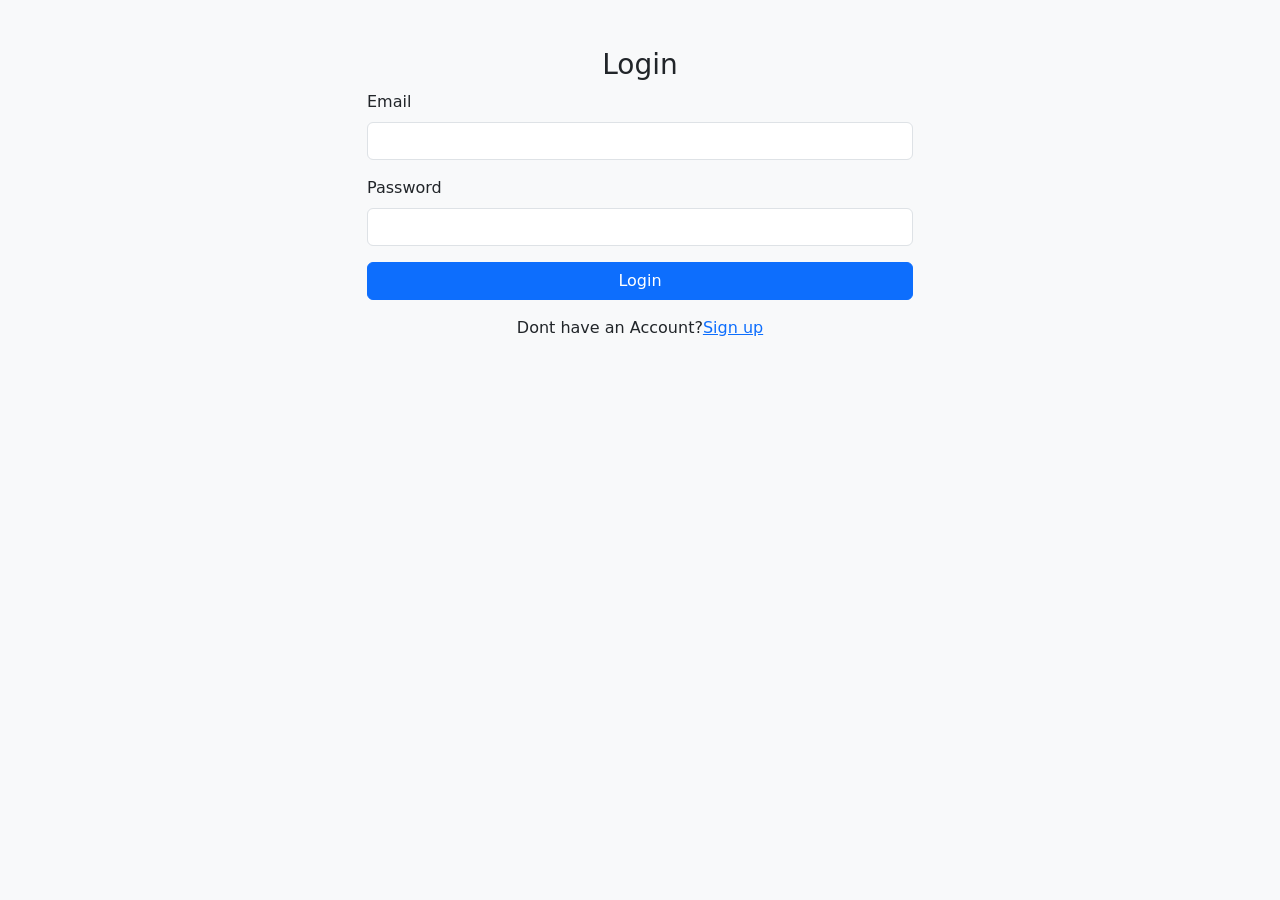
<file: index.html>
<!DOCTYPE html>
<html lang="en">
<head>
    <meta charset="UTF-8">
    <meta name="viewport" content="width=device-width, initial-scale=1.0">
    <title>Login-student Dashboard</title>
   <link href="https://cdn.jsdelivr.net/npm/bootstrap@5.3.0/dist/css/bootstrap.min.css" rel="stylesheet">
</head>
<body class="bg-light">
    <div class="container mt-5">
        <div class="row justify-content-center">
            <div class="col-md-6">
                <div class="card-header text-center">
                    <h3>Login</h3>
                </div>
                <div class="card-body">
                    <form id="loginForm">
                        <div class="mb-3">
                            <label for="email" class="form-label">Email</label>
                            <input type="email" class="form-control" id="email" required>
                        </div>
                        <div class="mb-3">
                            <label for="password" class="form-label">Password</label>
                            <input type="password" class="form-control" id="password" required>
                        </div>
                        <div class="d-grid">
                            <button type="submit" class="btn btn-primary">Login</button>
                        </div>
                        <p class="mt-3 text-center">Dont have an Account?<a href="signup.html">Sign up</a></p>
                    </form>
                    <div class="text-danger mt-2" id="loginMessage"></div>
                </div>
            </div>
        </div>
    </div>
    <script src="script.js"></script>
</body>
</html>
</file>
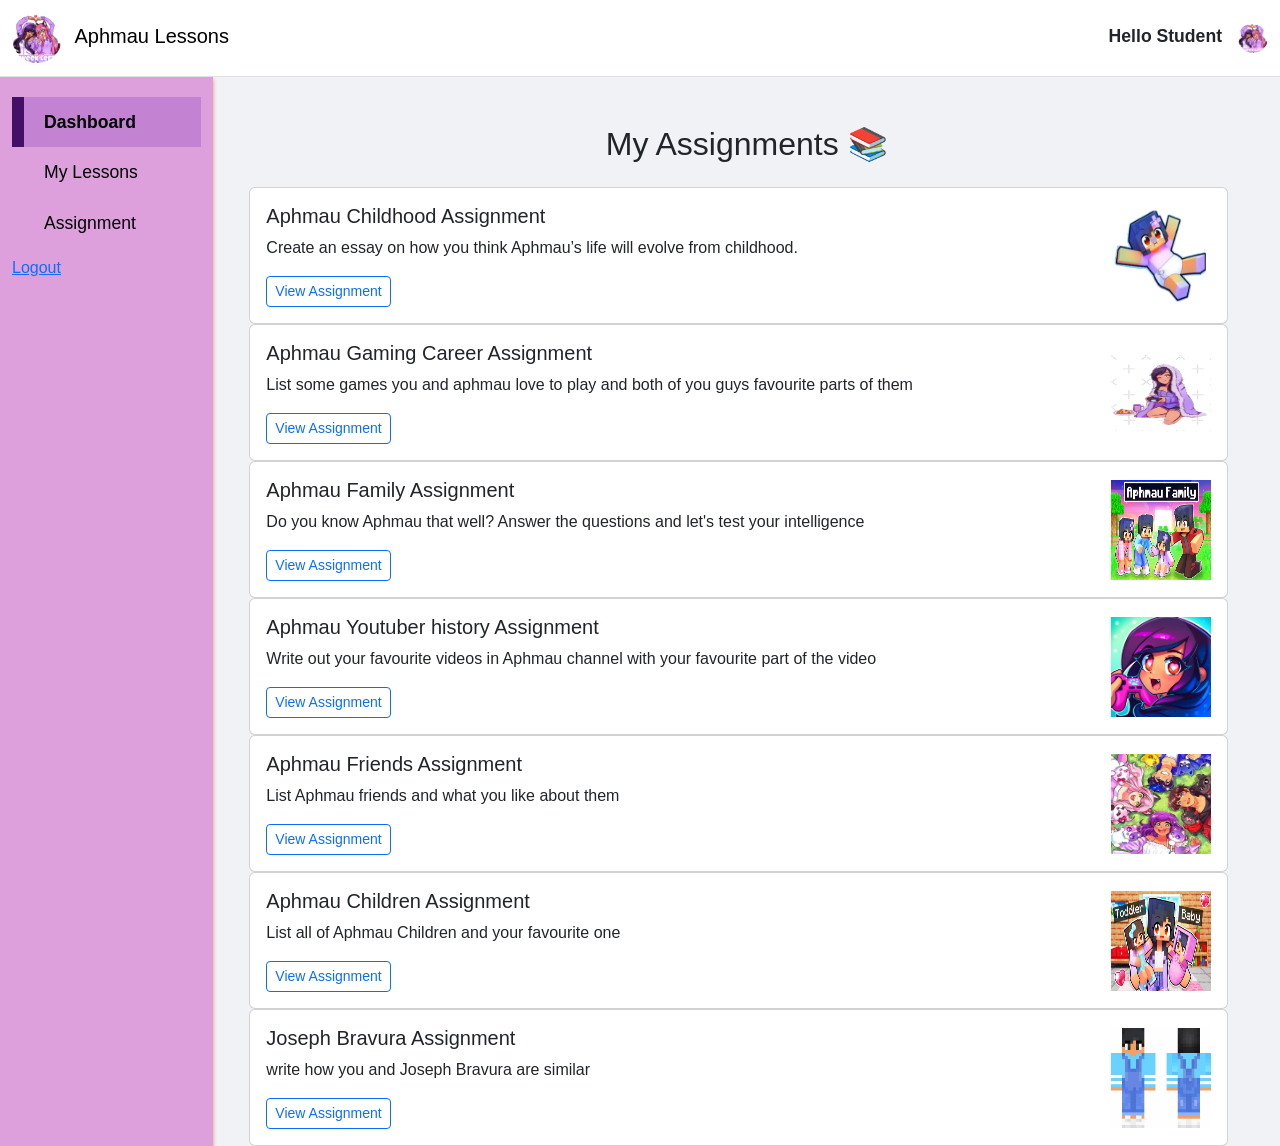
<file: assignment.html>
<!DOCTYPE html>
<html lang="en">
<head>
    <meta charset="UTF-8">
    <meta name="viewport" content="width=device-width, initial-scale=1.0">
    <title>Dashboard</title>
    <link href="https://cdn.jsdelivr.net/npm/bootstrap@5.3.0/dist/css/bootstrap.min.css" rel="stylesheet">
    <link rel="stylesheet" href="style.css">
</head>
<body>
    <!-- Navbar -->
    <nav class="navbar navbar-expand-lg navbar-light bg-white border-bottom">
        <div class="container-fluid">
            <a class="navbar-brand" href="#">
                <img src="appp.jpg" alt="logo" class="rounded-circle me-2"> Aphmau Lessons
            </a>
            <div class="d-flex align-items-center">
                <ul class="navbar-nav flex-row">
                    <li class="nav-item me-3">
                        <span class="navbar-text text-dark">Hello Student</span>
                    </li>
                    <li class="nav-item">
                        <a class="nav-link p-0" href="#">
                            <img src="appp.jpg" alt="userAvatar" class="rounded-circle" style="width: 30px; height: 30px;">
                        </a>
                    </li>
                </ul>
            </div>
        </div>
    </nav>

    <!-- Sidebar and Content -->
    <div class="container-fluid">
        <div class="row">
            <!-- Sidebar -->
            <nav class="col-md-2 d-none d-md-block sidebar">
                <div class="position-sticky">
                    <ul class="nav flex-column">
                        <li class="nav-item">
                            <a class="nav-link active" href="Dashboard.html">Dashboard</a>
                        </li>
                        <li class="nav-item">
                            <a class="nav-link" href="My Lessons.html">My Lessons</a>
                        </li>
                        <li class="nav-item">
                            <a class="nav-link" href="assignment.html">Assignment</a>
                        </li>
                        <li class="nav-item">
                          <a class="navbar" href="index.html">Logout</a>
                        </li>
                    </ul>
                </div>
            </nav>

            <!-- Main Content -->
            <main class="col-md-10 ms-sm-auto px-md-4">
                <div class="container mt-5">
                    <h2 class="mb-4 text-center">My Assignments 📚</h2>
                    <div class="assignment-content flex-fill me-3">
                        <div class="card assignment-card d-flex flex-row justify-content-between align-items-center p-3">
                            <div>
                                <h5 class="assignment-title">Aphmau Childhood Assignment</h5>
                                <p>Create an essay on how you think Aphmau’s life will evolve from childhood.</p>
                                <a href="#" class="btn btn-sm btn-outline-primary">View Assignment</a>
                            </div>
                            <img src="baby aph.png" alt="Assignment Image" class="assignment-image ms-3" style="width: 100px; height: 100px;">
                        </div>
                    </div>
                    <div class="assignment-content flex-fill me-3">
                        <div class="card assignment-card d-flex flex-row justify-content-between align-items-center p-3">
                            <div>
                                <h5 class="assignment-title">Aphmau Gaming Career Assignment</h5>
                                <p>List some games you and aphmau love to play and both of you guys favourite parts of them</p>
                                <a href="#" class="btn btn-sm btn-outline-primary">View Assignment</a>
                            </div>
                            <img src="Gaming-removebg-preview.png" alt="Assignment Image" class="assignment-image ms-3" style="width: 100px; height: 100px;">
                        </div>
                    </div>
                    <div class="assignment-content flex-fill me-3">
                        <div class="card assignment-card d-flex flex-row justify-content-between align-items-center p-3">
                            <div>
                                <h5 class="assignment-title">Aphmau Family Assignment</h5>
                                <p>Do you know Aphmau that well? Answer the questions and let's test your intelligence</p>
                                <a href="#" class="btn btn-sm btn-outline-primary">View Assignment</a>
                            </div>
                            <img src="child.jpg" alt="Assignment Image" class="assignment-image ms-3" style="width: 100px; height: 100px;">
                        </div>
                    </div>
                    <div class="assignment-content flex-fill me-3">
                        <div class="card assignment-card d-flex flex-row justify-content-between align-items-center p-3">
                            <div>
                                <h5 class="assignment-title">Aphmau Youtuber history Assignment</h5>
                                <p>Write out your favourite videos in Aphmau channel with your favourite part of the video</p>
                                <a href="#" class="btn btn-sm btn-outline-primary">View Assignment</a>
                            </div>
                            <img src="OUTUBE CHANNEL.jpg" alt="Assignment Image" class="assignment-image ms-3" style="width: 100px; height: 100px;">
                        </div>
                    </div>
                    <div class="assignment-content flex-fill me-3">
                        <div class="card assignment-card d-flex flex-row justify-content-between align-items-center p-3">
                            <div>
                                <h5 class="assignment-title">Aphmau Friends Assignment</h5>
                                <p>List Aphmau friends and what you like about them</p>
                                <a href="#" class="btn btn-sm btn-outline-primary">View Assignment</a>
                            </div>
                            <img src="Aph.webp" alt="Assignment Image" class="assignment-image ms-3" style="width: 100px; height: 100px;">
                        </div>
                    </div>
                    <div class="assignment-content flex-fill me-3">
                        <div class="card assignment-card d-flex flex-row justify-content-between align-items-center p-3">
                            <div>
                                <h5 class="assignment-title">Aphmau Children Assignment</h5>
                                <p>List all of Aphmau Children and your favourite one</p>
                                <a href="#" class="btn btn-sm btn-outline-primary">View Assignment</a>
                            </div>
                            <img src="Aphmau fam.jpg" alt="Assignment Image" class="assignment-image ms-3" style="width: 100px; height: 100px;">
                        </div>
                    </div>
                    <div class="assignment-content flex-fill me-3">
                        <div class="card assignment-card d-flex flex-row justify-content-between align-items-center p-3">
                            <div>
                                <h5 class="assignment-title">Joseph Bravura Assignment</h5>
                                <p>write how you and Joseph Bravura are similar</p>
                                <a href="#" class="btn btn-sm btn-outline-primary">View Assignment</a>
                            </div>
                            <img src="joseph.jpg" alt="Assignment Image" class="assignment-image ms-3" style="width: 100px; height: 100px;">
                        </div>
                    </div>
                </div>
            </main>
        </div>
    </div>
</body>
</html>
</file>
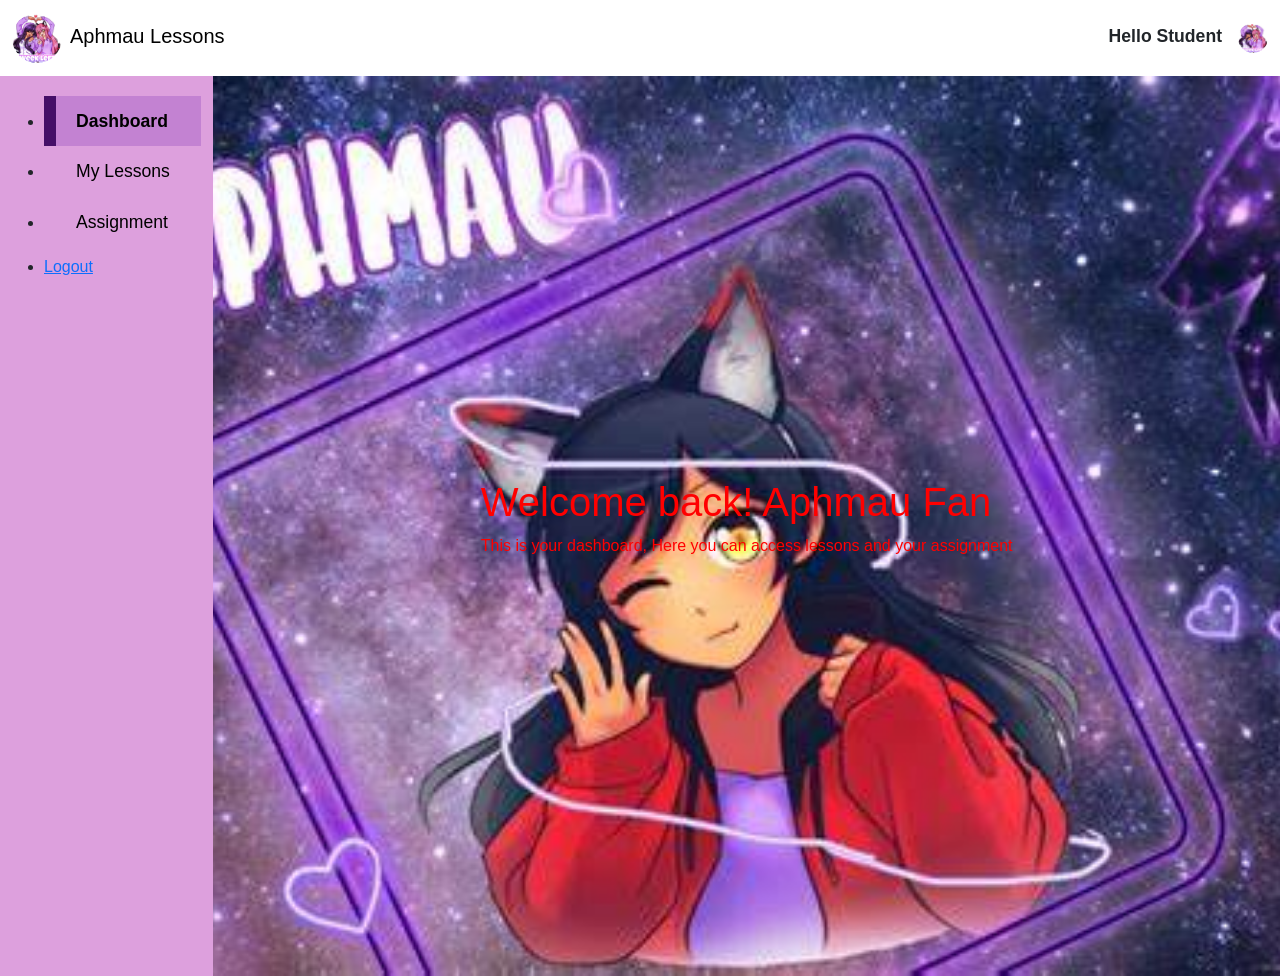
<file: Dashboard.html>
<!DOCTYPE html>
<html lang="en">
<head>
    <meta charset="UTF-8">
    <meta name="viewport" content="width=device-width, initial-scale=1.0">
    <title>Dashboard</title>
    <link href="https://cdn.jsdelivr.net/npm/bootstrap@5.3.0/dist/css/bootstrap.min.css" rel="stylesheet">
    <link rel="stylesheet" href="style.css">
</head>
<body>
    <nav class="navbar navbar-expand-lg navbar-light bg-white border-botton">
        <div class="container-fluid">
            <a class="navbar-brand" href="#">
                <img src="appp.jpg" alt="logo" class="rounded-circle me-2">Aphmau Lessons
            </a>
            <div class="d-flex align-items-center"><ul class="navbar-nav flex-row"><li class="nav-item me-3"><span class="navbar-text text-dark">Hello Student</span></li>
            <li class="nav-item">
                <a class="nav-link p-0" href="#"><img src="appp.jpg" alt="userAvater" class="rounded-circle" style="width: 30px;" height="30px"></a>
            </li></ul></div>
        </div>
    </nav>
    <!--sidebar-->
    <div class="container-fluid">
        <div class="row">
            <nav class="col-md-2 d-none d-md-block sidebar">
                <div class="position-sticky">
                   <ul class="flex-column">
                    <li class="nav-item">
                        <a class="nav-link active" href="Dashboard.html">Dashboard</a>
                    </li>
                    <li class="nav-item">
                        <a class="nav-link " href="My Lessons.html">My Lessons</a>
                    </li>
                    <li class="nav-item">
                        <a class="nav-link " href="assignment.html">Assignment</a>
                    </li>
                    <li class="nav-item">
                        <a class="navbar" href="index.html">Logout</a>
                    </li>
                   </ul> 
                </div>
            </nav>

            <main class="col-md-10 main-content">
                <div class="welcome-box">
                    <h1>Welcome back! Aphmau Fan</h1>
                    <p>This is your dashboard, Here you can access lessons and your assignment</p>
                </div>
            </main>
        </div>
    </div>
</body>
</html>
</file>
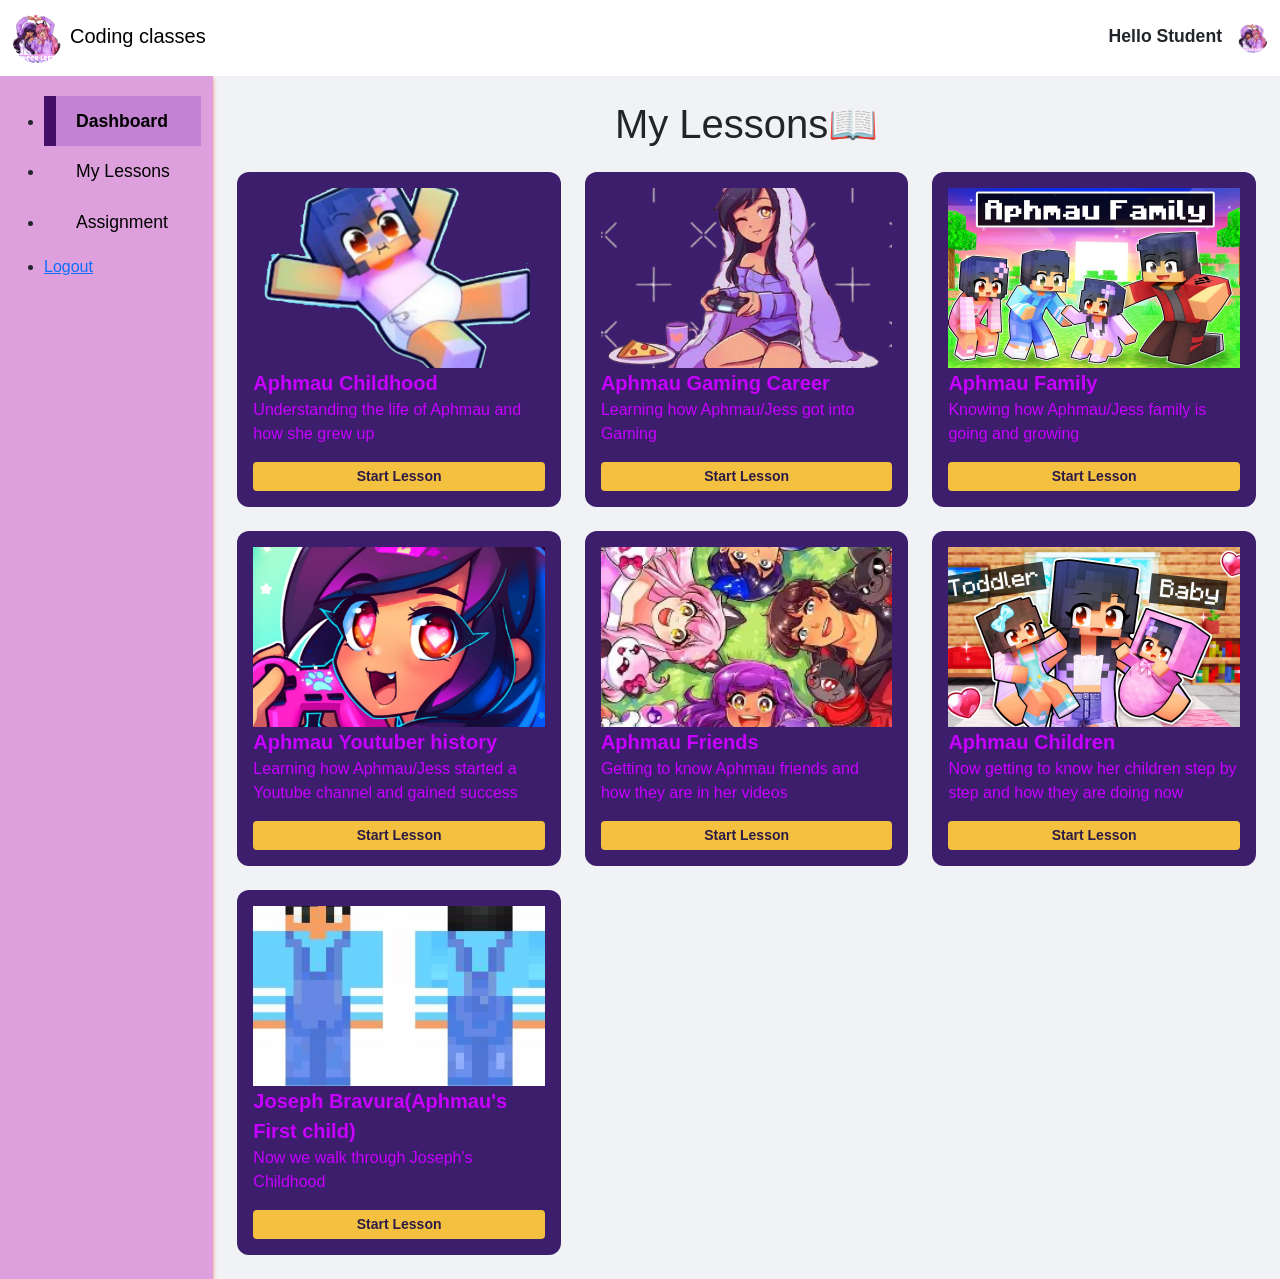
<file: My Lessons.html>
<!DOCTYPE html>
<html lang="en">
<head>
    <meta charset="UTF-8">
    <meta name="viewport" content="width=device-width, initial-scale=1.0">
    <title>Dashboard</title>
    <link href="https://cdn.jsdelivr.net/npm/bootstrap@5.3.0/dist/css/bootstrap.min.css" rel="stylesheet">
    <link rel="stylesheet" href="style.css">
</head>
<body>
    <nav class="navbar navbar-expand-lg navbar-light bg-white border-botton">
        <div class="container-fluid">
            <a class="navbar-brand" href="#">
                <img src="appp.jpg" alt="logo" class="rounded-circle me-2">Coding classes
            </a>
            <div class="d-flex align-items-center"><ul class="navbar-nav flex-row"><li class="nav-item me-3"><span class="navbar-text text-dark">Hello Student</span></li>
            <li class="nav-item">
                <a class="nav-link p-0" href="#"><img src="appp.jpg" alt="userAvater" class="rounded-circle" style="width: 30px;" height="30px"></a>
            </li></ul></div>
        </div>
    </nav>
    <!--sidebar-->
    <div class="container-fluid">
        <div class="row">
            <nav class="col-md-2 d-none d-md-block sidebar">
                <div class="position-sticky">
                   <ul class="flex-column">
                    <li class="nav-item">
                        <a class="nav-link active" href="Dashboard.html">Dashboard</a>
                    </li>
                    <li class="nav-item">
                        <a class="nav-link " href="My Lessons.html">My Lessons</a>
                    </li>
                    <li class="nav-item">
                        <a class="nav-link " href="assignment.html">Assignment</a>
                    </li>
                    <li class="nav-item">
                        <a class="navbar" href="index.html">Logout</a>
                    </li>
                   </ul> 
                </div>
            </nav>
            <main class="col-md-10 py-4">
                <div class="container">
                    <h1 class="mb-4 text-center">My Lessons📖</h1>
                    <div class="row g-4">
                        <div class="col-md-4 col-lg-4">
                            <div class="card lesson-card p-3">
                                <img src="baby aph.png" alt="APhmau childhood">
                                <div class="lesson-title">Aphmau Childhood</div>
                                <p>Understanding the life of Aphmau and how she grew up</p>
                                <a href="#" class="btn btn-sm btn-primary">Start Lesson</a>
                            </div>
                        </div>
                        <div class="col-md-4 col-lg-4">
                            <div class="card lesson-card p-3">
                                <img src="Gaming-removebg-preview.png" alt="Aphmau Gaming">
                                <div class="lesson-title">Aphmau Gaming Career</div>
                                <p>Learning how Aphmau/Jess got into Gaming</p>
                                <a href="#" class="btn btn-sm btn-primary">Start Lesson</a>
                            </div>
                        </div>
                        <div class="col-md-4 col-lg-4">
                            <div class="card lesson-card p-3">
                                <img src="child.jpg" alt="Aphmau Family growth">
                                <div class="lesson-title">Aphmau Family</div>
                                <p>Knowing how Aphmau/Jess family is going and growing</p>
                                <a href="#" class="btn btn-sm btn-primary">Start Lesson</a>
                            </div>
                        </div>
                        <div class="col-md-4 col-lg-4">
                            <div class="card lesson-card p-3">
                                <img src="OUTUBE CHANNEL.jpg" alt="Aphmau Youtuber history">
                                <div class="lesson-title">Aphmau Youtuber history</div>
                                <p>Learning how Aphmau/Jess started a Youtube channel and gained success</p>
                                <a href="#" class="btn btn-sm btn-primary">Start Lesson</a>
                            </div>
                        </div>
                        <div class="col-md-4 col-lg-4">
                            <div class="card lesson-card p-3">
                                <img src="Aph.webp" alt="Aphmau Friends">
                                <div class="lesson-title">Aphmau Friends</div>
                                <p>Getting to know Aphmau friends and how they are in her videos</p>
                                <a href="#" class="btn btn-sm btn-primary">Start Lesson</a>
                            </div>
                        </div>
                        <div class="col-md-4 col-lg-4">
                            <div class="card lesson-card p-3">
                                <img src="Aphmau fam.jpg" alt="Aphmau Children">
                                <div class="lesson-title">Aphmau Children</div>
                                <p>Now getting to know her children step by step and how they are doing now</p>
                                <a href="#" class="btn btn-sm btn-primary">Start Lesson</a>
                            </div>
                        </div>
                        <div class="col-md-4 col-lg-4">
                            <div class="card lesson-card p-3">
                                <img src="joseph.jpg" alt="Aphmau First Child">
                                <div class="lesson-title">Joseph Bravura(Aphmau's First child)</div>
                                <p>Now we walk through Joseph's Childhood</p>
                                <a href="#" class="btn btn-sm btn-primary">Start Lesson</a>
                            </div>
                        </div>
                    </div>
                </div>
            </main>
        </div>
    </div>
</body>
</html>
</file>
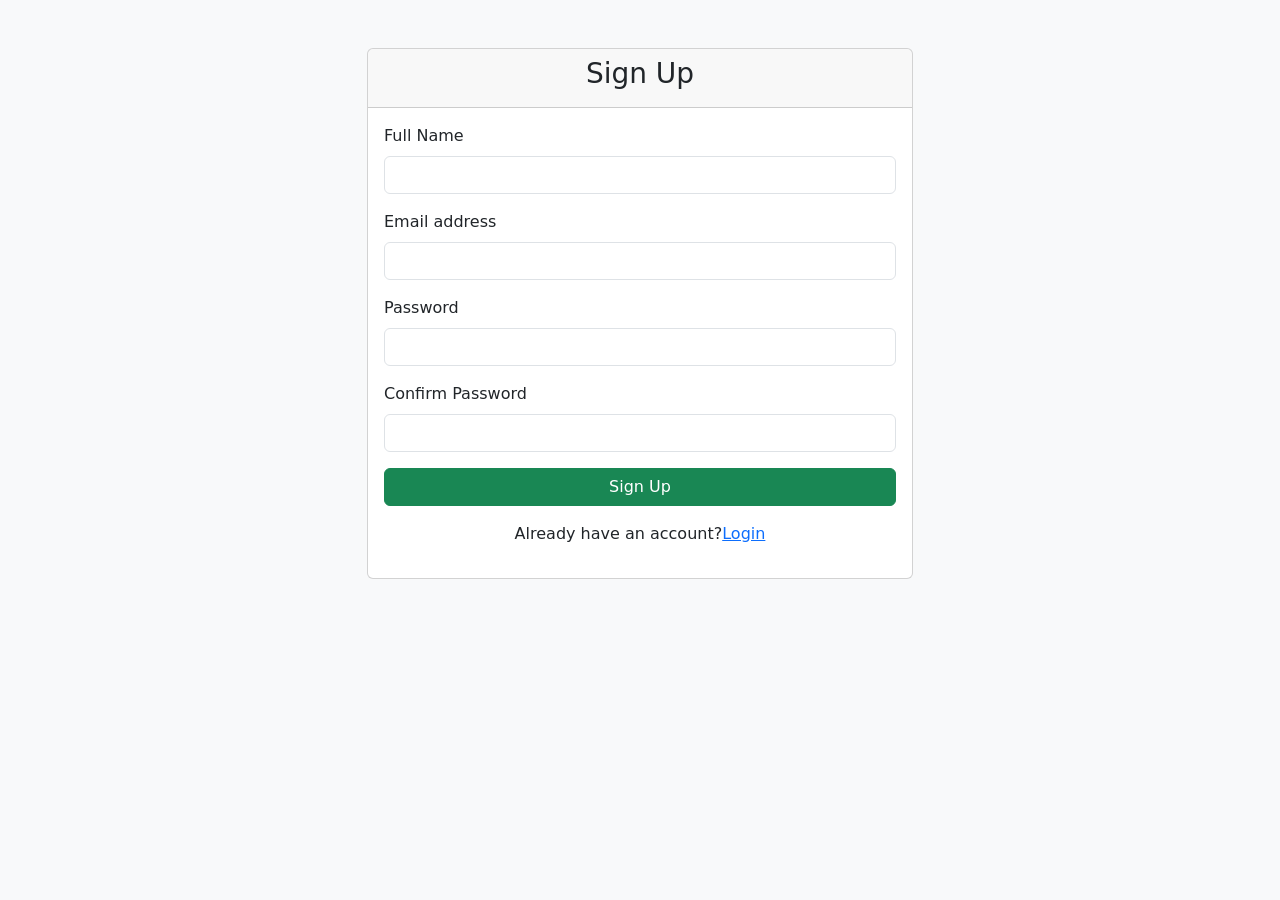
<file: signup.html>
<!DOCTYPE html>
<html lang="en">
<head>
    <meta charset="UTF-8">
    <meta name="viewport" content="width=device-width, initial-scale=1.0">
    <title>Sign-Up - Student Dashboard</title>
    <link href="https://cdn.jsdelivr.net/npm/bootstrap@5.3.0/dist/css/bootstrap.min.css" rel="stylesheet">
</head>
<body class="bg-light">
    <div class="container mt-5">
        <div class="row justify-content-center">
            <div class="col-md-6">
                <div class="card">
                    <div class="card-header text-center">
                        <h3>Sign Up</h3>
                    </div>
                    <div class="card-body">
                        <form id="signupForm">
                            <div class="mb-3">
                                <label for="name" class="form-label">Full Name</label>
                                <input type="text" class="form-control" id="name" required>
                            </div>
                            <div class="mb-3">
                                <label for="email" class="form-label">Email address</label>
                                <input type="email" class="form-control" id="email" required>
                            </div>
                            <div class="mb-3">
                                <label for="password" class="form-label">Password</label>
                                <input type="password" class="form-control" id="password" required>
                            </div>
                            <div class="mb-3">
                                <label for="confirmPassword" class="form-label">Confirm Password</label>
                                <input type="password" class="form-control" id="confirmPassword" required>
                            </div>
                            <div class="d-grid">
                                <button type="submit" class="btn btn-success">Sign Up</button>
                            </div>
                            <p class="mt-3 text-center">Already have an account?<a href="index.html">Login</a></p>
                        </form>
                        <div class="text-danger mt-2" id="signupMessage"></div>
                    </div>
                </div>
            </div>
        </div>
    </div>
    <script src="script.js"></script>
</body>
</html>
</file>
<file: style.css>
body{
    background-color: #f0f2f5;
    margin: 0;
    font-family: Arial, Helvetica, sans-serif;
}
.navbar-brand img {
    width: 50px;
    height: 50px;
}
.navbar-brand span {
    font-size: 1.4rem;
    font-weight: 600;
}
.navbar-text {
    font-size: 1.1rem;
    font-weight: 600;
}
.sidebar{
    min-height: 100vh;
    background-color: plum;
    padding-top: 20px;
    box-shadow: 0 0.125rem 0.25rem salmon;
}
.sidebar .nav-link{
    color:  black;
    padding: 12px 20px;
    border-left: 12px solid transparent;
    font-size: 1.1em;
}
.sidebar .nav-link.active{
    color: black;
    border-left-color: rgb(68, 15, 103);
    background-color: rgb(195, 130, 210);
    font-weight: bold;
}
.main-content{
    background-image: url(Apwww.jpg);
    background-size: cover;
    background-position: center;
    height: 100vh;
    display: flex;
    color: red;
    justify-content: center;
    align-items: center;
}
.lesson-card {
    background-color: #3c1e6c;
    border: none;
    border-radius: 12px;
    overflow: hidden;
    transition: transform 0.2s ease-in-out;
    color: #c800ff;
}
.lesson-card:hover {
    transform: translateY(-5px);
}
.lesson-card img {
    width: 100%;
    height: 180px;
    object-fit: cover;
}
.lesson-title {
    font-weight: bold;
    font-size: 1.25rem;
}
.btn-primary {
    background-color: #f3c03f;
    border: none;
    color: #2c1a47;
    font-weight: bold;
    }
.btn-primary:hover {
    background-color: #e6b135;
}
</file>
